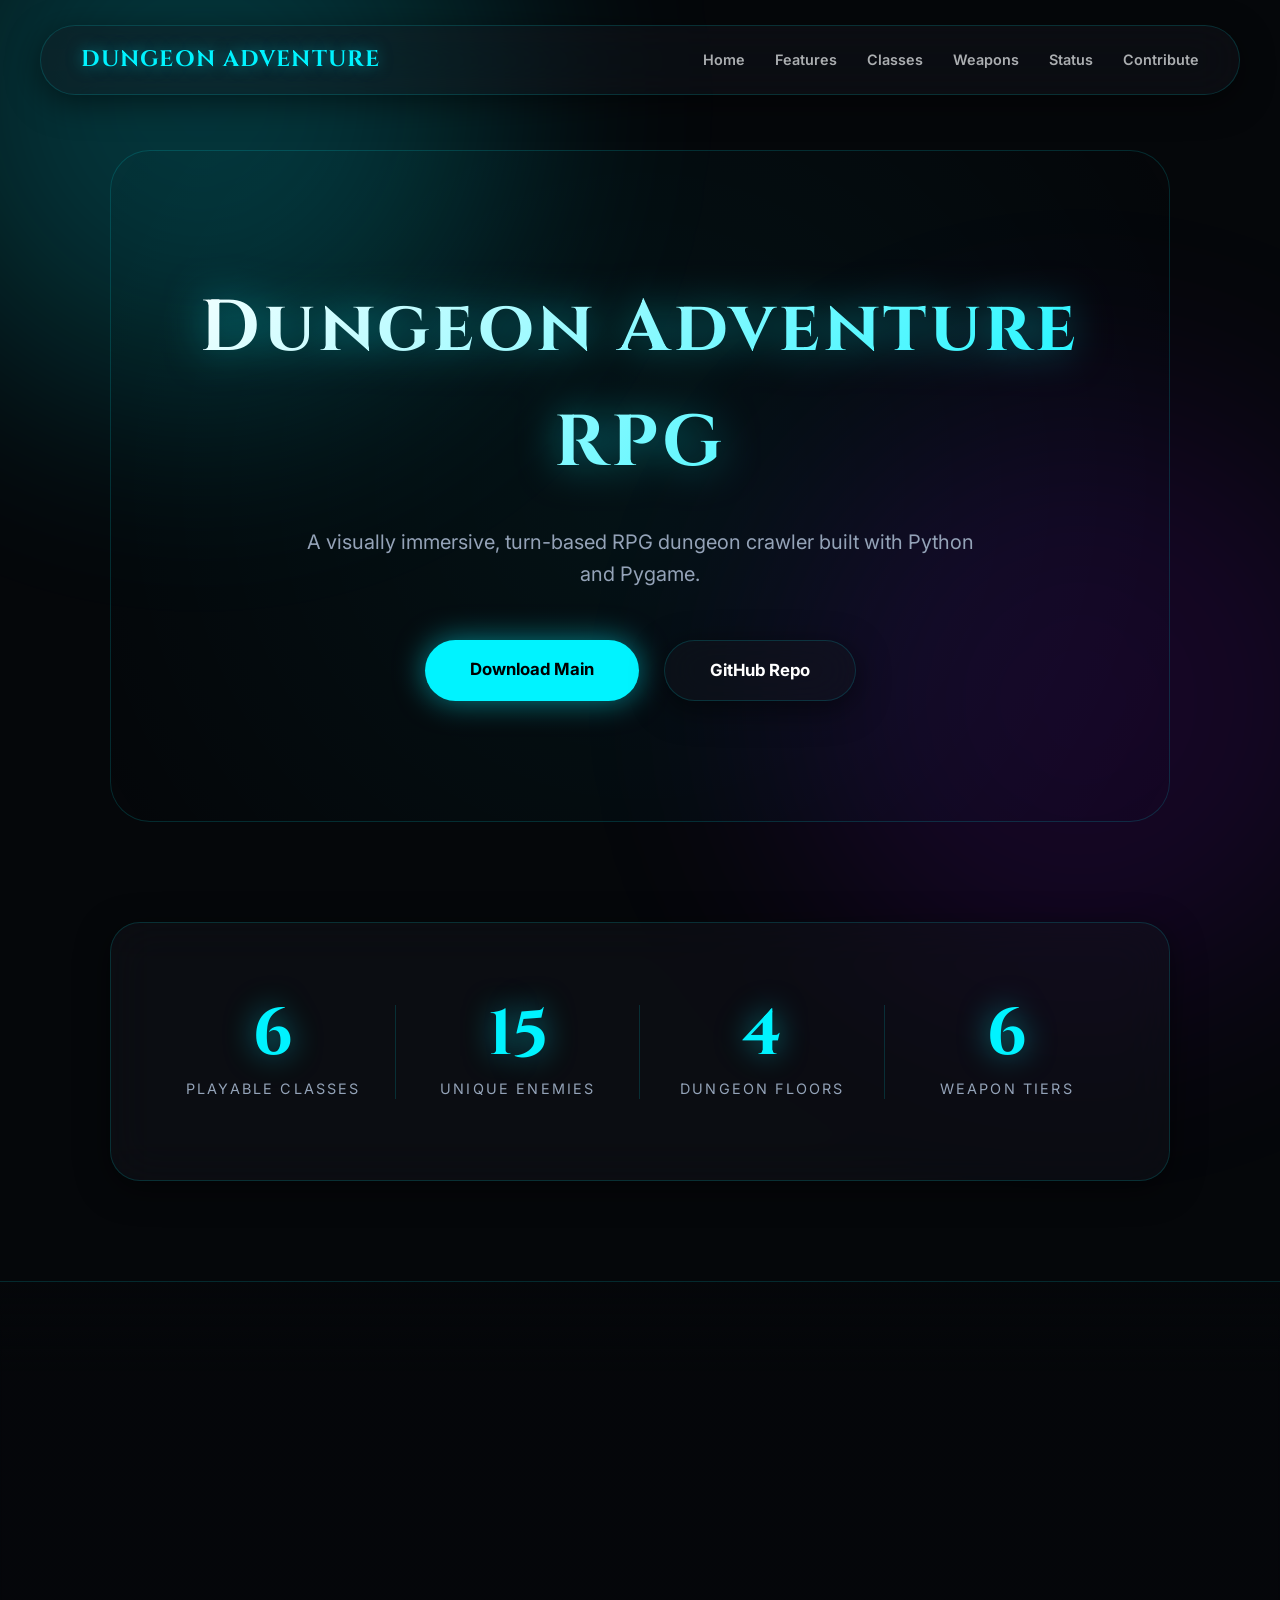
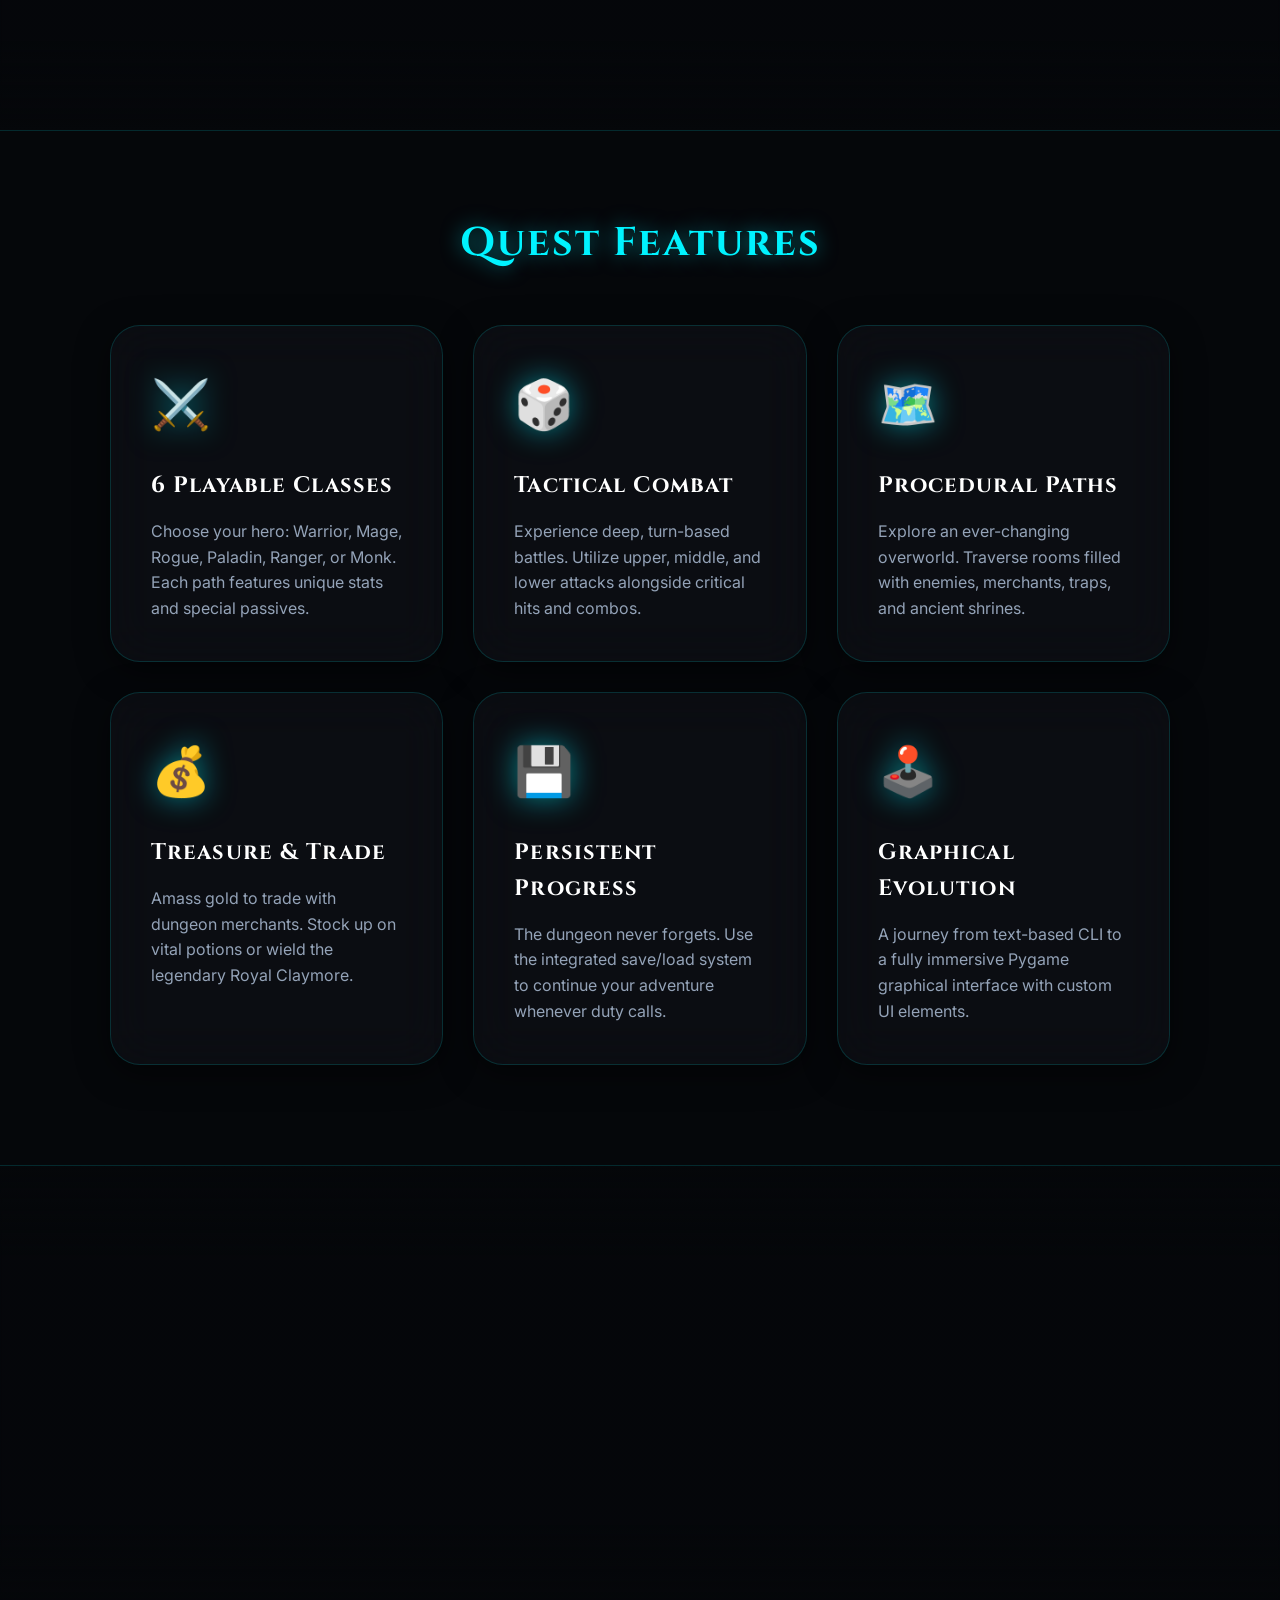
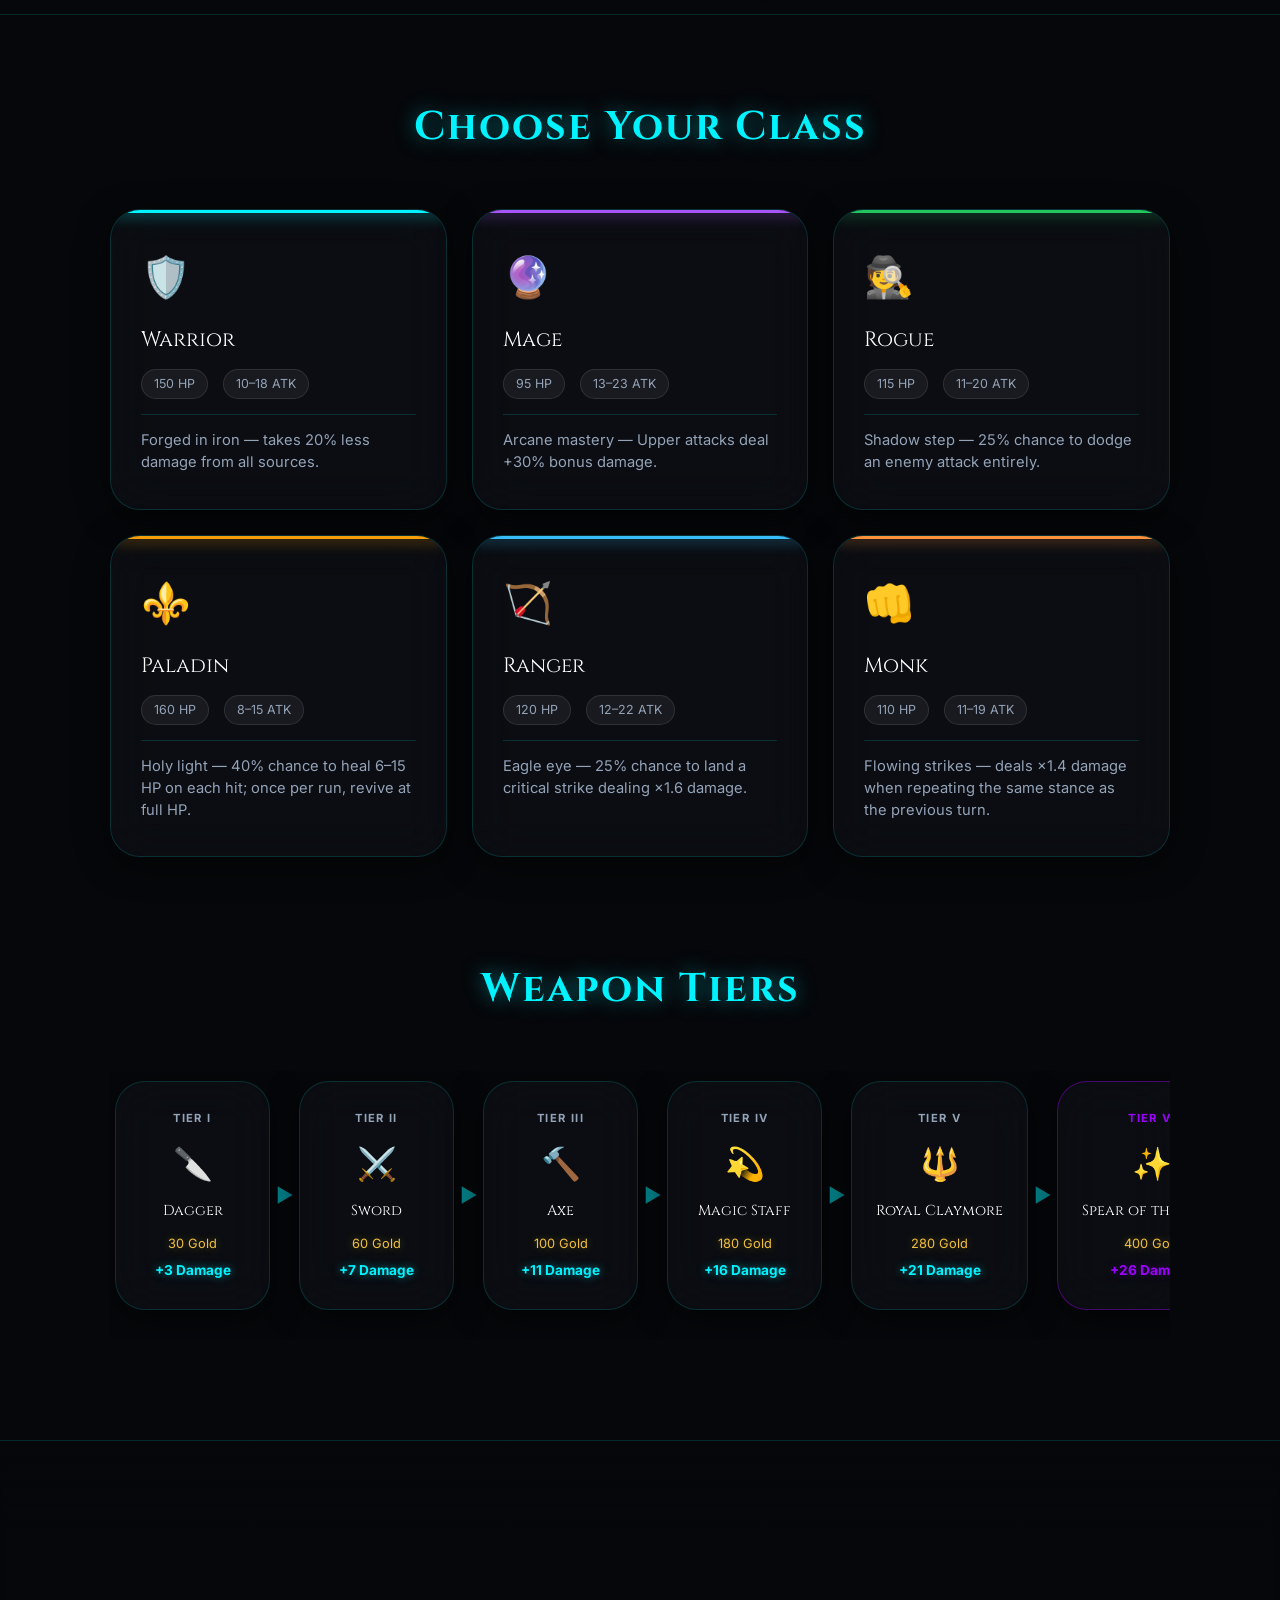
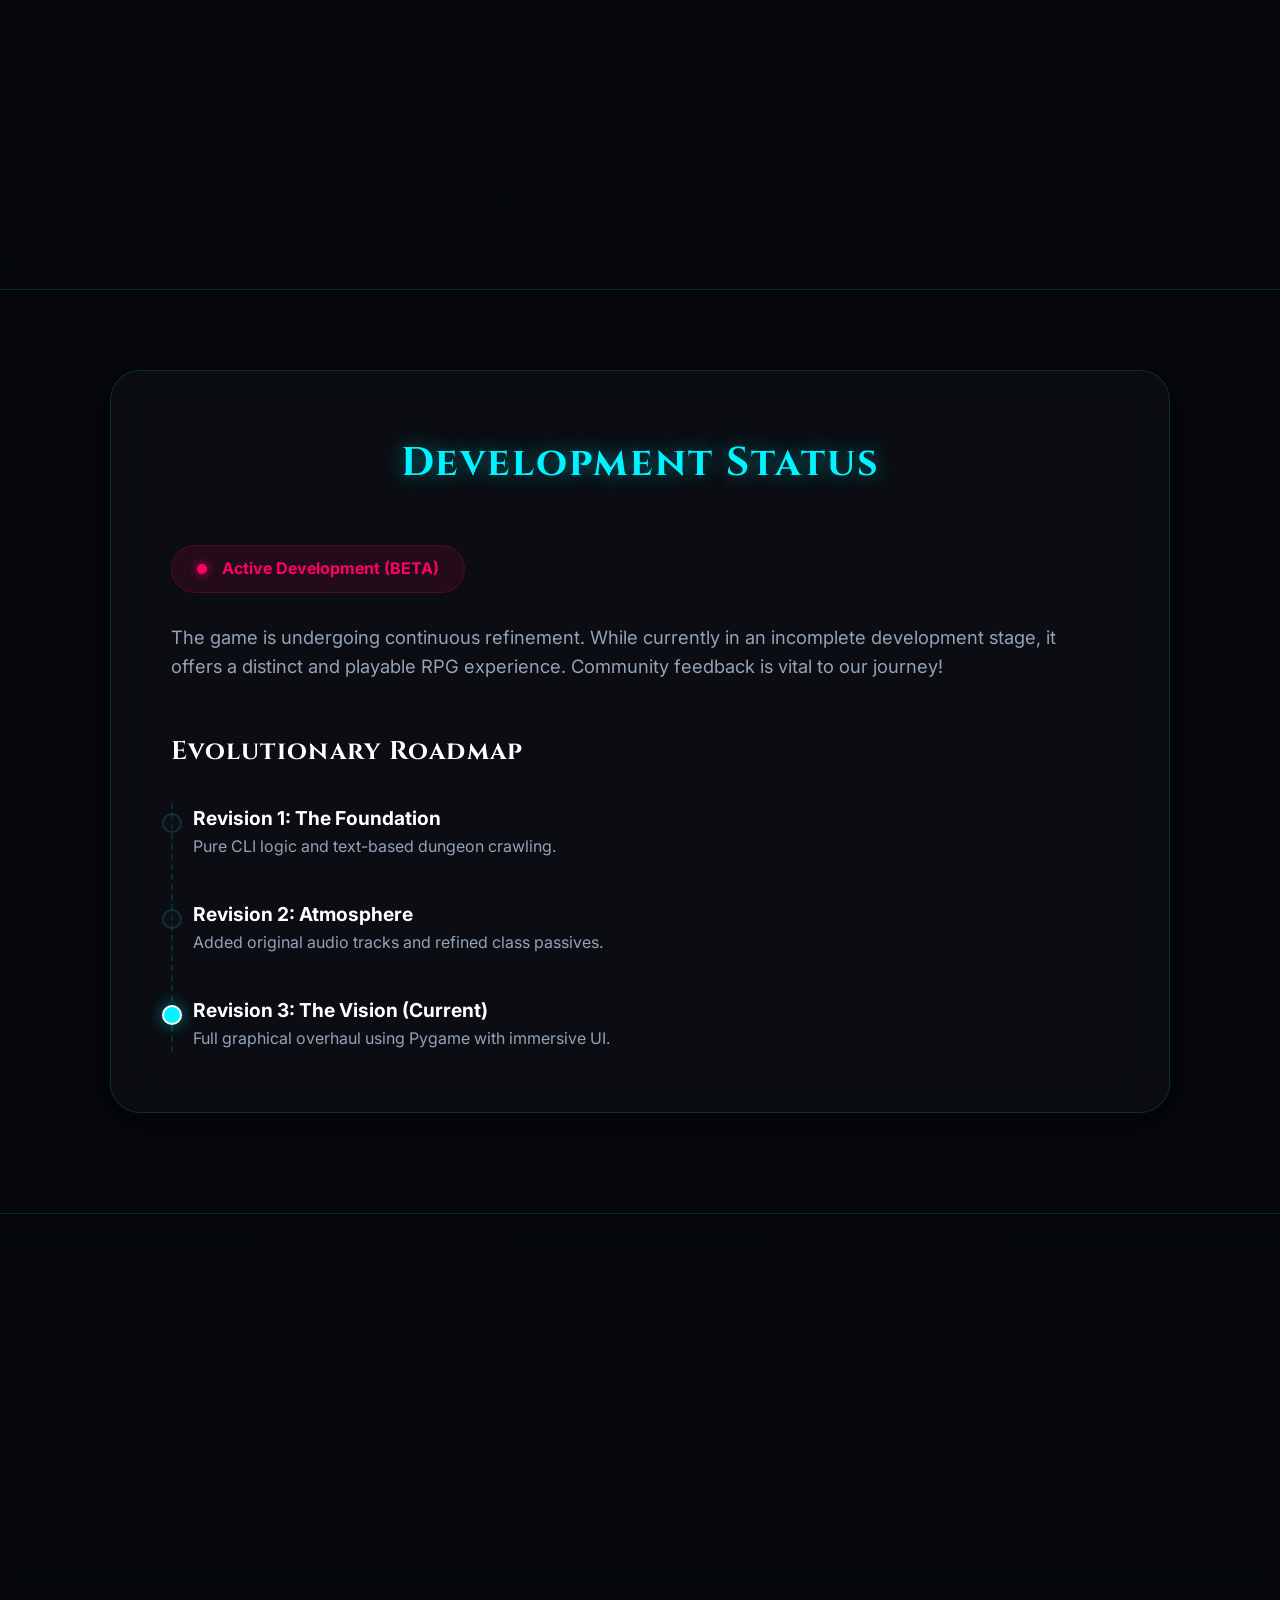
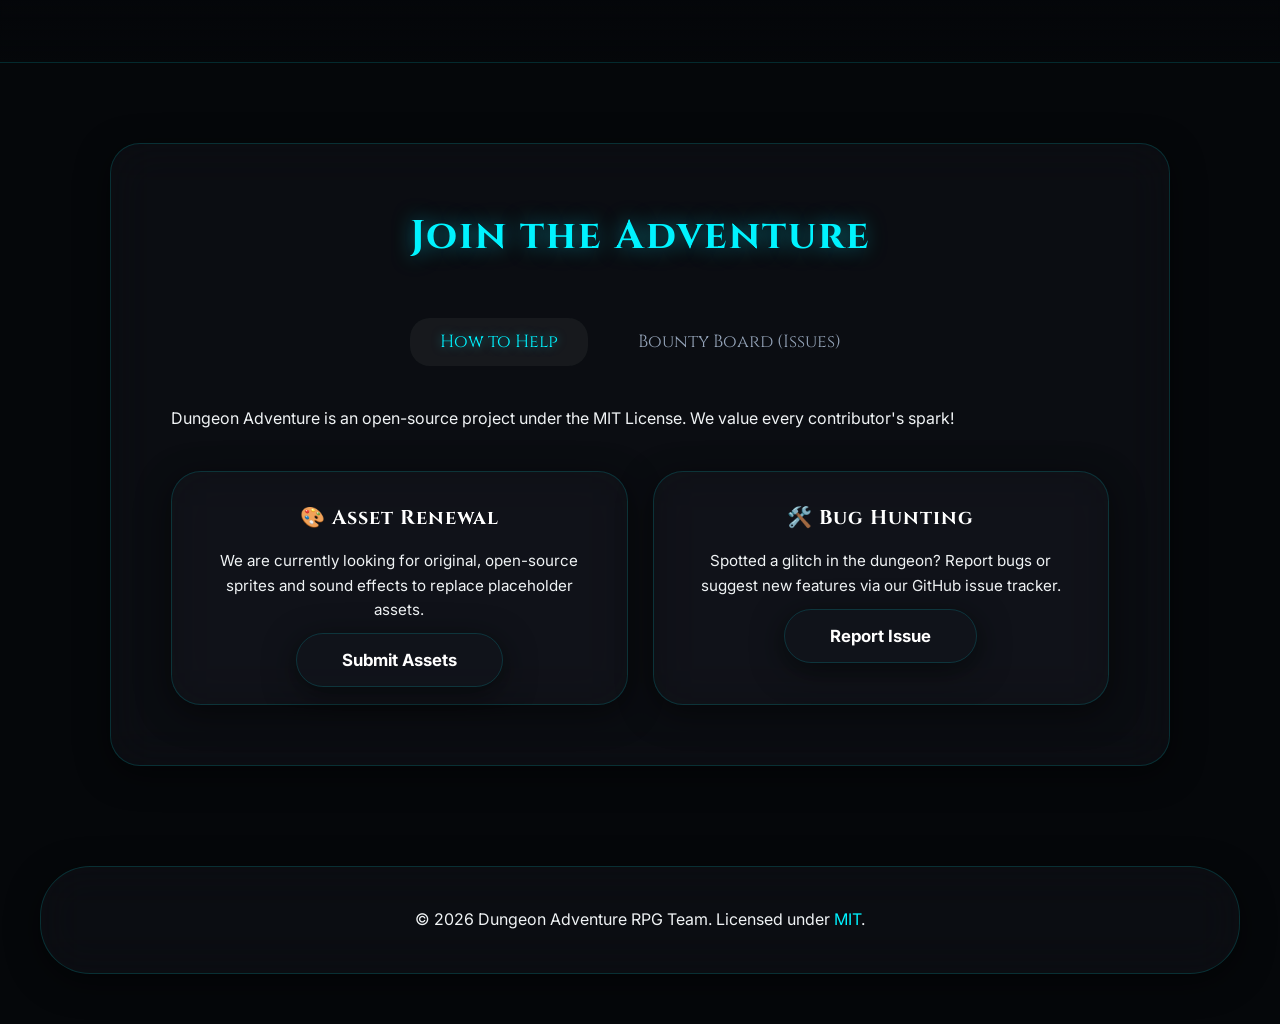
<file: docs/index.html>
<!DOCTYPE html>
<html lang="en">
<head>
    <meta charset="UTF-8">
    <meta name="viewport" content="width=device-width, initial-scale=1.0">
    <title>Dungeon Adventure RPG</title>
    <link rel="stylesheet" href="css/styles.css">
    <link href="https://fonts.googleapis.com/css2?family=Cinzel:wght@400;700&family=Inter:wght@300;400;600&display=swap" rel="stylesheet">
</head>
<body>
    <!-- Ambient magical aura in the background -->
    <div class="ambient-glow cyan"></div>
    <div class="ambient-glow purple"></div>

    <nav class="glass-nav">
        <div class="logo">DUNGEON ADVENTURE</div>
        <ul class="nav-links" id="nav-links">
            <li><a href="#hero">Home</a></li>
            <li><a href="#features">Features</a></li>
            <li><a href="#classes">Classes</a></li>
            <li><a href="#weapons">Weapons</a></li>
            <li><a href="#status">Status</a></li>
            <li><a href="#contribute">Contribute</a></li>
        </ul>
        <button class="hamburger" id="hamburger-btn" aria-label="Toggle menu">
            <span></span><span></span><span></span>
        </button>
    </nav>
    <div class="mobile-menu-overlay" id="mobile-overlay"></div>

    <main>
        <section id="hero" class="glass-hero">
            <h1 class="glow-text">Dungeon Adventure RPG</h1>
            <p>A visually immersive, turn-based RPG dungeon crawler built with Python and Pygame.</p>
            <div class="hero-buttons">
                <a href="https://github.com/Funnykid7/dungeon-adventure-rpg/archive/refs/heads/main.zip" class="btn primary-btn glow-btn">Download Main</a>
                <a href="https://github.com/Funnykid7/dungeon-adventure-rpg" target="_blank" class="btn secondary-btn glass-btn">GitHub Repo</a>
            </div>
        </section>

        <!-- Stats Bar -->
        <section class="stats-bar glass-panel">
            <div class="stat-item">
                <span class="stat-number" data-target="6">0</span>
                <span class="stat-label">Playable Classes</span>
            </div>
            <div class="stat-item">
                <span class="stat-number" data-target="15">0</span>
                <span class="stat-label">Unique Enemies</span>
            </div>
            <div class="stat-item">
                <span class="stat-number" data-target="4">0</span>
                <span class="stat-label">Dungeon Floors</span>
            </div>
            <div class="stat-item">
                <span class="stat-number" data-target="6">0</span>
                <span class="stat-label">Weapon Tiers</span>
            </div>
        </section>

        <div class="parallax-section parallax-img-1">
            <div class="parallax-overlay"></div>
        </div>


        <section id="features">
            <h2 class="section-title">Quest Features</h2>
            <div class="feature-grid">
                <div class="feature-card glass-card">
                    <div class="icon">⚔️</div>
                    <h3>6 Playable Classes</h3>
                    <p>Choose your hero: Warrior, Mage, Rogue, Paladin, Ranger, or Monk. Each path features unique stats and special passives.</p>
                </div>
                <div class="feature-card glass-card">
                    <div class="icon">🎲</div>
                    <h3>Tactical Combat</h3>
                    <p>Experience deep, turn-based battles. Utilize upper, middle, and lower attacks alongside critical hits and combos.</p>
                </div>
                <div class="feature-card glass-card">
                    <div class="icon">🗺️</div>
                    <h3>Procedural Paths</h3>
                    <p>Explore an ever-changing overworld. Traverse rooms filled with enemies, merchants, traps, and ancient shrines.</p>
                </div>
                <div class="feature-card glass-card">
                    <div class="icon">💰</div>
                    <h3>Treasure & Trade</h3>
                    <p>Amass gold to trade with dungeon merchants. Stock up on vital potions or wield the legendary Royal Claymore.</p>
                </div>
                <div class="feature-card glass-card">
                    <div class="icon">💾</div>
                    <h3>Persistent Progress</h3>
                    <p>The dungeon never forgets. Use the integrated save/load system to continue your adventure whenever duty calls.</p>
                </div>
                <div class="feature-card glass-card">
                    <div class="icon">🕹️</div>
                    <h3>Graphical Evolution</h3>
                    <p>A journey from text-based CLI to a fully immersive Pygame graphical interface with custom UI elements.</p>
                </div>
            </div>
        </section>

        <div class="parallax-section parallax-img-2">
            <div class="parallax-overlay"></div>
        </div>


        <!-- Classes Showcase -->
        <section id="classes">
            <h2 class="section-title">Choose Your Class</h2>
            <div class="class-grid">

                <div class="class-card glass-card" style="--class-color: #00f3ff;">
                    <span class="class-icon">🛡️</span>
                    <div class="class-name">Warrior</div>
                    <div class="class-stats">
                        <span class="class-stat-badge">150 HP</span>
                        <span class="class-stat-badge">10–18 ATK</span>
                    </div>
                    <div class="class-passive">Forged in iron — takes 20% less damage from all sources.</div>
                </div>

                <div class="class-card glass-card" style="--class-color: #a855f7;">
                    <span class="class-icon">🔮</span>
                    <div class="class-name">Mage</div>
                    <div class="class-stats">
                        <span class="class-stat-badge">95 HP</span>
                        <span class="class-stat-badge">13–23 ATK</span>
                    </div>
                    <div class="class-passive">Arcane mastery — Upper attacks deal +30% bonus damage.</div>
                </div>

                <div class="class-card glass-card" style="--class-color: #22c55e;">
                    <span class="class-icon">🕵️</span>
                    <div class="class-name">Rogue</div>
                    <div class="class-stats">
                        <span class="class-stat-badge">115 HP</span>
                        <span class="class-stat-badge">11–20 ATK</span>
                    </div>
                    <div class="class-passive">Shadow step — 25% chance to dodge an enemy attack entirely.</div>
                </div>

                <div class="class-card glass-card" style="--class-color: #f59e0b;">
                    <span class="class-icon">⚜️</span>
                    <div class="class-name">Paladin</div>
                    <div class="class-stats">
                        <span class="class-stat-badge">160 HP</span>
                        <span class="class-stat-badge">8–15 ATK</span>
                    </div>
                    <div class="class-passive">Holy light — 40% chance to heal 6–15 HP on each hit; once per run, revive at full HP.</div>
                </div>

                <div class="class-card glass-card" style="--class-color: #38bdf8;">
                    <span class="class-icon">🏹</span>
                    <div class="class-name">Ranger</div>
                    <div class="class-stats">
                        <span class="class-stat-badge">120 HP</span>
                        <span class="class-stat-badge">12–22 ATK</span>
                    </div>
                    <div class="class-passive">Eagle eye — 25% chance to land a critical strike dealing ×1.6 damage.</div>
                </div>

                <div class="class-card glass-card" style="--class-color: #fb923c;">
                    <span class="class-icon">👊</span>
                    <div class="class-name">Monk</div>
                    <div class="class-stats">
                        <span class="class-stat-badge">110 HP</span>
                        <span class="class-stat-badge">11–19 ATK</span>
                    </div>
                    <div class="class-passive">Flowing strikes — deals ×1.4 damage when repeating the same stance as the previous turn.</div>
                </div>

            </div>
        </section>


        <!-- Weapons Progression -->
        <section id="weapons">
            <h2 class="section-title">Weapon Tiers</h2>
            <div class="weapon-track-wrapper">
                <div class="weapon-track">

                    <div class="weapon-step glass-card">
                        <span class="weapon-tier-badge">Tier I</span>
                        <span class="weapon-icon">🔪</span>
                        <span class="weapon-name">Dagger</span>
                        <div class="weapon-meta">
                            <span class="weapon-cost">30 Gold</span>
                            <span class="weapon-bonus">+3 Damage</span>
                        </div>
                    </div>

                    <div class="weapon-connector">▶</div>

                    <div class="weapon-step glass-card">
                        <span class="weapon-tier-badge">Tier II</span>
                        <span class="weapon-icon">⚔️</span>
                        <span class="weapon-name">Sword</span>
                        <div class="weapon-meta">
                            <span class="weapon-cost">60 Gold</span>
                            <span class="weapon-bonus">+7 Damage</span>
                        </div>
                    </div>

                    <div class="weapon-connector">▶</div>

                    <div class="weapon-step glass-card">
                        <span class="weapon-tier-badge">Tier III</span>
                        <span class="weapon-icon">🔨</span>
                        <span class="weapon-name">Axe</span>
                        <div class="weapon-meta">
                            <span class="weapon-cost">100 Gold</span>
                            <span class="weapon-bonus">+11 Damage</span>
                        </div>
                    </div>

                    <div class="weapon-connector">▶</div>

                    <div class="weapon-step glass-card">
                        <span class="weapon-tier-badge">Tier IV</span>
                        <span class="weapon-icon">💫</span>
                        <span class="weapon-name">Magic Staff</span>
                        <div class="weapon-meta">
                            <span class="weapon-cost">180 Gold</span>
                            <span class="weapon-bonus">+16 Damage</span>
                        </div>
                    </div>

                    <div class="weapon-connector">▶</div>

                    <div class="weapon-step glass-card">
                        <span class="weapon-tier-badge">Tier V</span>
                        <span class="weapon-icon">🔱</span>
                        <span class="weapon-name">Royal Claymore</span>
                        <div class="weapon-meta">
                            <span class="weapon-cost">280 Gold</span>
                            <span class="weapon-bonus">+21 Damage</span>
                        </div>
                    </div>

                    <div class="weapon-connector">▶</div>

                    <div class="weapon-step glass-card final-tier">
                        <span class="weapon-tier-badge">Tier VI</span>
                        <span class="weapon-icon">✨</span>
                        <span class="weapon-name">Spear of the Sheik</span>
                        <div class="weapon-meta">
                            <span class="weapon-cost">400 Gold</span>
                            <span class="weapon-bonus">+26 Damage</span>
                        </div>
                    </div>

                </div>
            </div>
            <p class="weapon-scroll-hint">← swipe to see all tiers →</p>
        </section>


        <div class="parallax-section parallax-img-3">
            <div class="parallax-overlay"></div>
        </div>


        <section id="status" class="glass-panel">
            <h2 class="section-title">Development Status</h2>
            <div class="status-content">
                <div class="status-badge">
                    <div class="pulse-indicator"></div>
                    <span>Active Development (BETA)</span>
                </div>
                <p>The game is undergoing continuous refinement. While currently in an incomplete development stage, it offers a distinct and playable RPG experience. Community feedback is vital to our journey!</p>
                
                <h3 class="status-subtitle">Evolutionary Roadmap</h3>
                <div class="timeline">
                    <div class="timeline-item">
                        <div class="dot"></div>
                        <div class="info">
                            <strong>Revision 1: The Foundation</strong>
                            <span>Pure CLI logic and text-based dungeon crawling.</span>
                        </div>
                    </div>
                    <div class="timeline-item">
                        <div class="dot"></div>
                        <div class="info">
                            <strong>Revision 2: Atmosphere</strong>
                            <span>Added original audio tracks and refined class passives.</span>
                        </div>
                    </div>
                    <div class="timeline-item">
                        <div class="dot active"></div>
                        <div class="info">
                            <strong>Revision 3: The Vision (Current)</strong>
                            <span>Full graphical overhaul using Pygame with immersive UI.</span>
                        </div>
                    </div>
                </div>
            </div>
        </section>

        <div class="parallax-section parallax-img-4">
            <div class="parallax-overlay"></div>
        </div>


        <section id="contribute" class="glass-panel">
            <h2 class="section-title">Join the Adventure</h2>
            <div class="tabs">
                <button class="tab-btn active" data-target="how-to">How to Help</button>
                <button class="tab-btn" data-target="issues-list">Bounty Board (Issues)</button>
            </div>
            
            <div class="tab-content active" id="how-to">
                <p>Dungeon Adventure is an open-source project under the MIT License. We value every contributor's spark!</p>
                <div class="contribution-cards">
                    <div class="contrib-card glass-card">
                        <h4>🎨 Asset Renewal</h4>
                        <p>We are currently looking for original, open-source sprites and sound effects to replace placeholder assets.</p>
                        <a href="https://github.com/Funnykid7/dungeon-adventure-rpg/pulls" target="_blank" class="btn glass-btn">Submit Assets</a>
                    </div>
                    <div class="contrib-card glass-card">
                        <h4>🛠️ Bug Hunting</h4>
                        <p>Spotted a glitch in the dungeon? Report bugs or suggest new features via our GitHub issue tracker.</p>
                        <a href="https://github.com/Funnykid7/dungeon-adventure-rpg/issues/new" target="_blank" class="btn glass-btn">Report Issue</a>
                    </div>
                </div>
            </div>

            <div class="tab-content" id="issues-list">
                <div id="github-issues-container" class="issues-scroll">
                    <div class="loader"></div>
                    <p>Consulting the GitHub scrolls...</p>
                </div>
            </div>
        </section>
    </main>


    <footer class="glass-footer">
        <p>&copy; 2026 Dungeon Adventure RPG Team. Licensed under <a href="https://github.com/Funnykid7/dungeon-adventure-rpg/blob/main/LICENSE" target="_blank">MIT</a>.</p>
    </footer>

    <script src="js/app.js"></script>
</body>
</html>
</file>
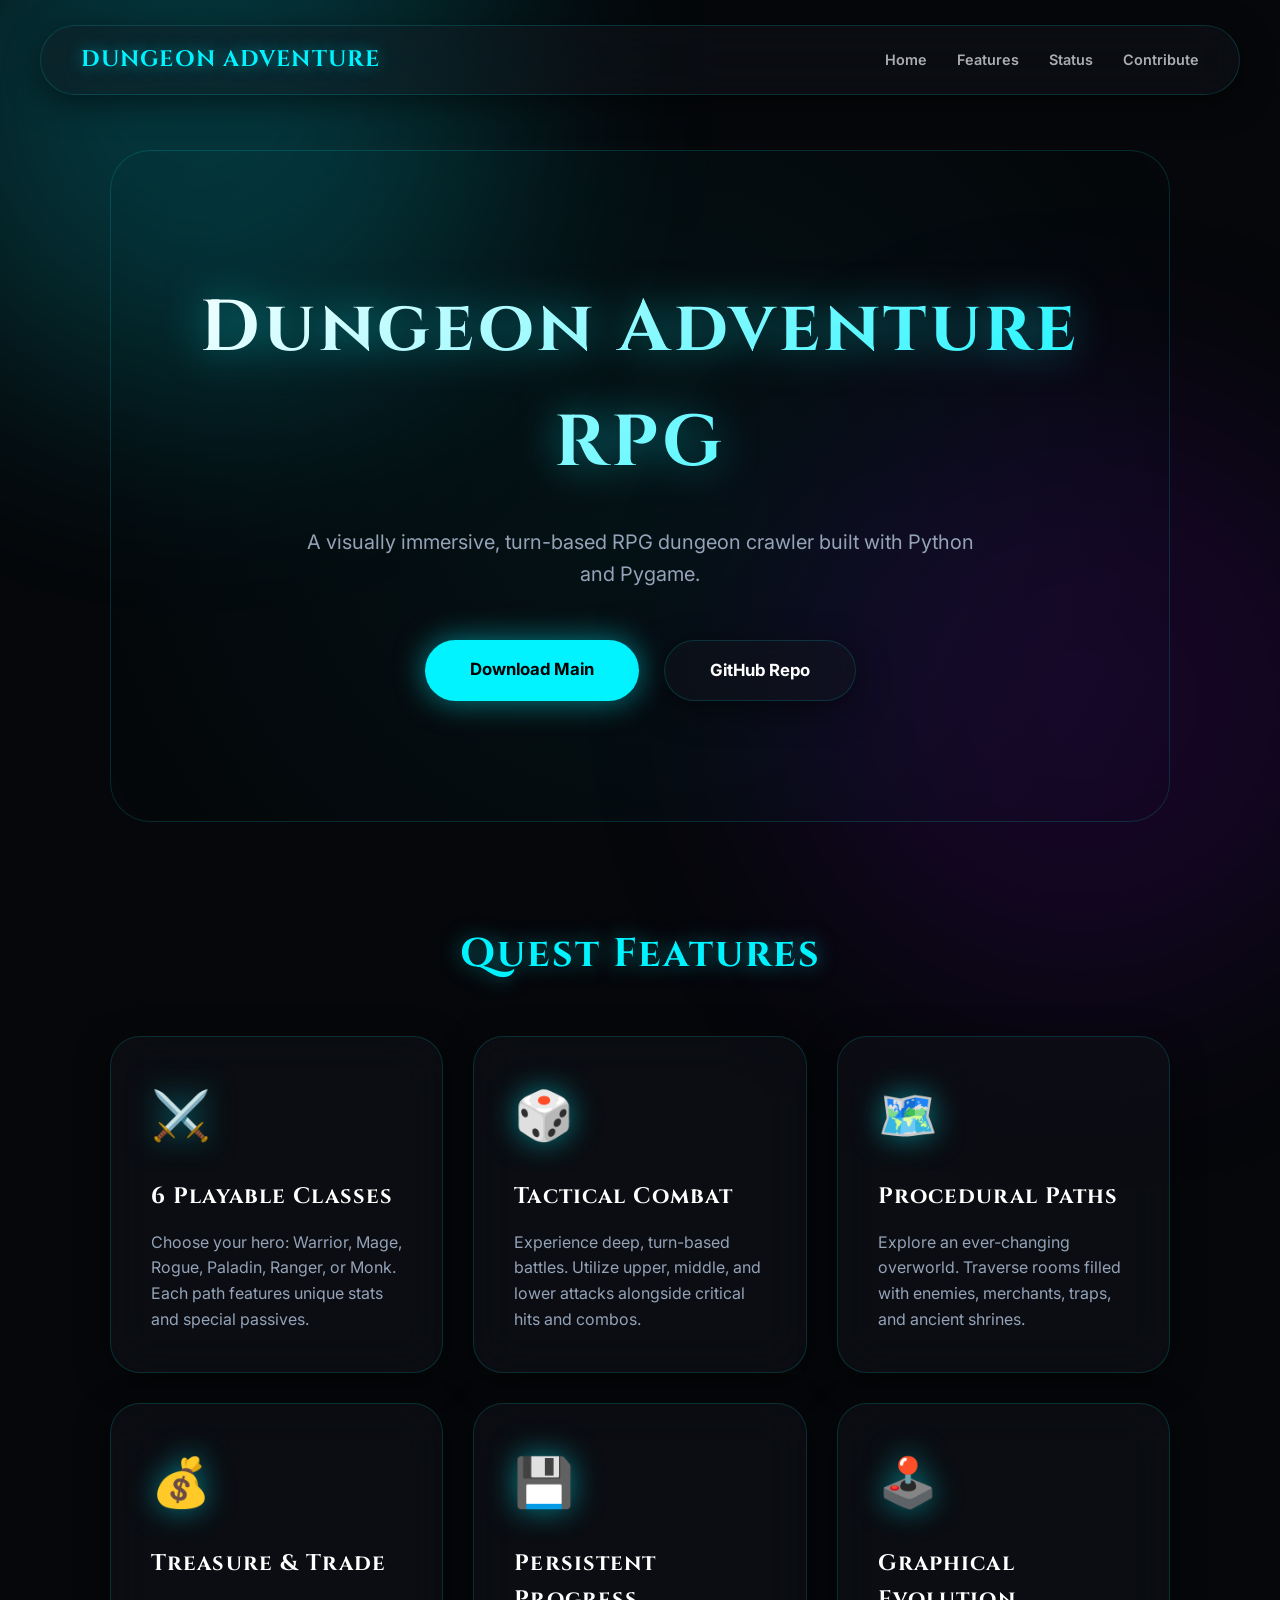
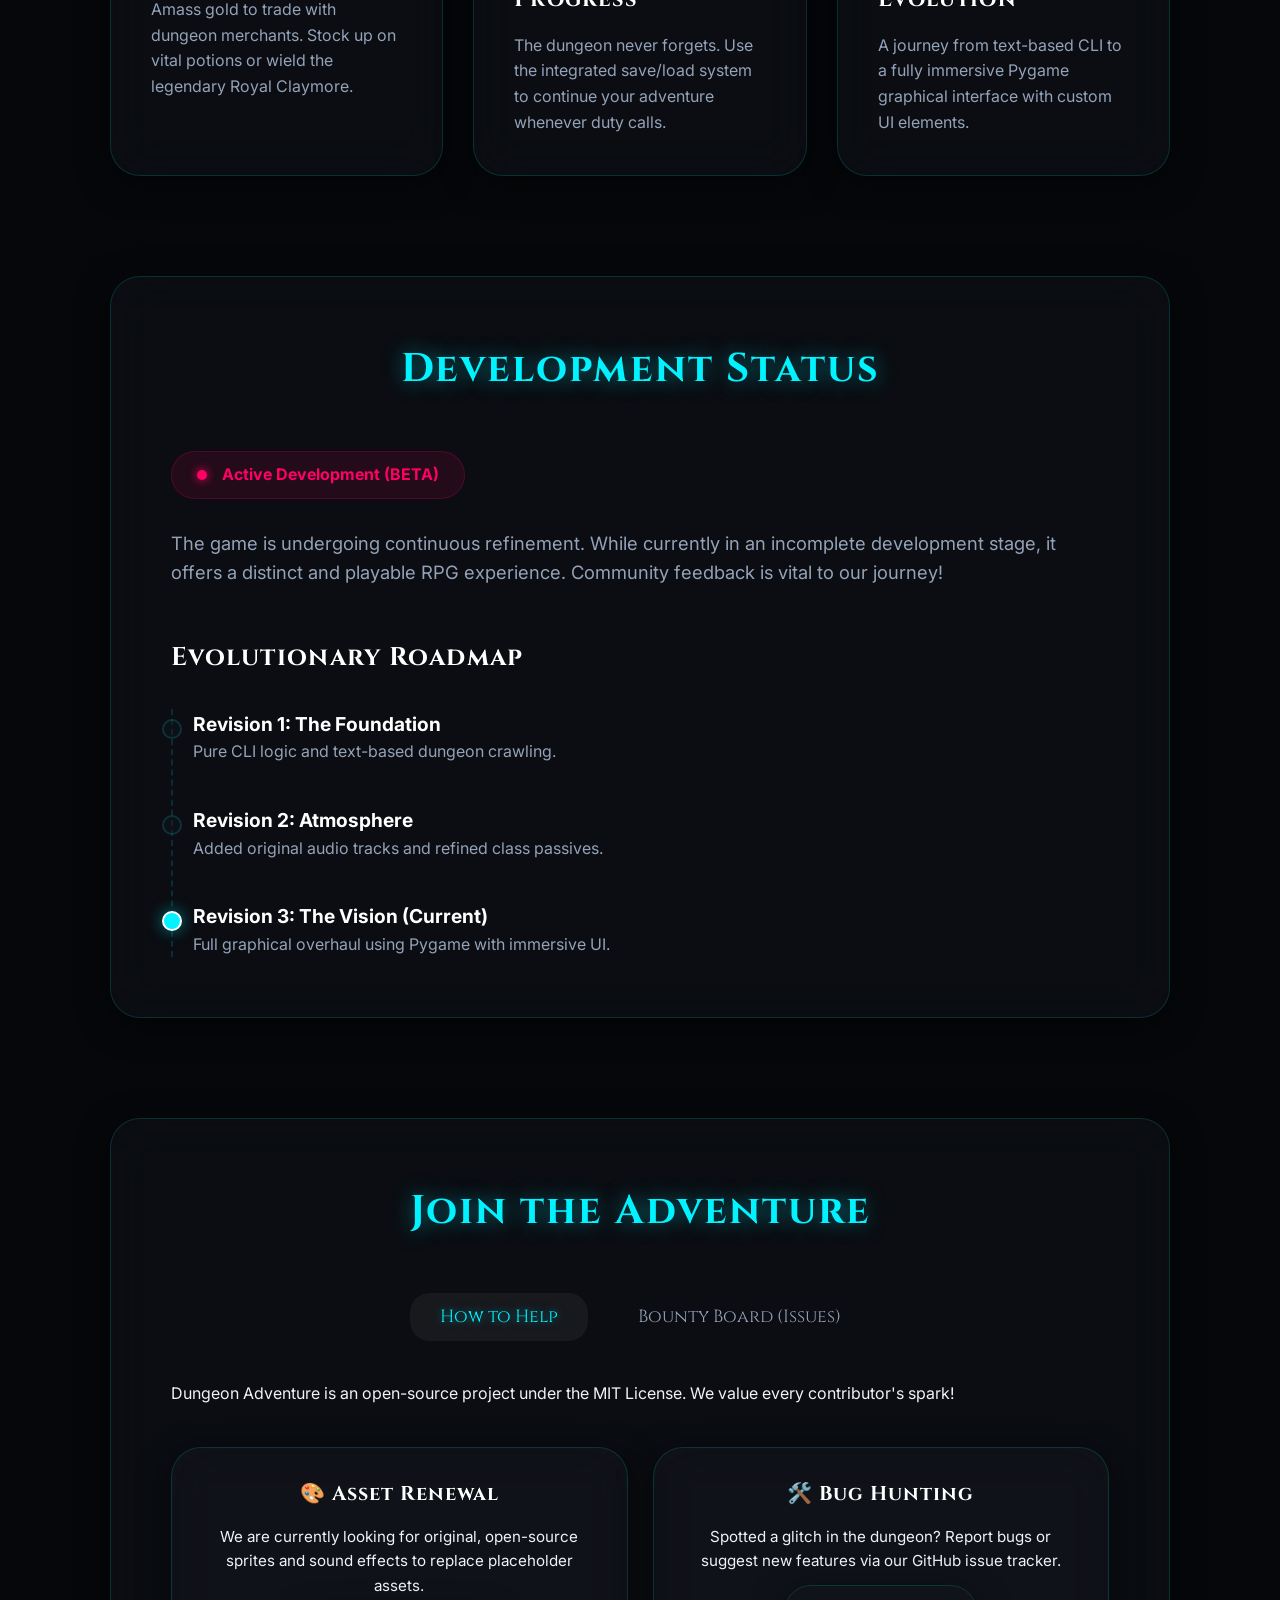
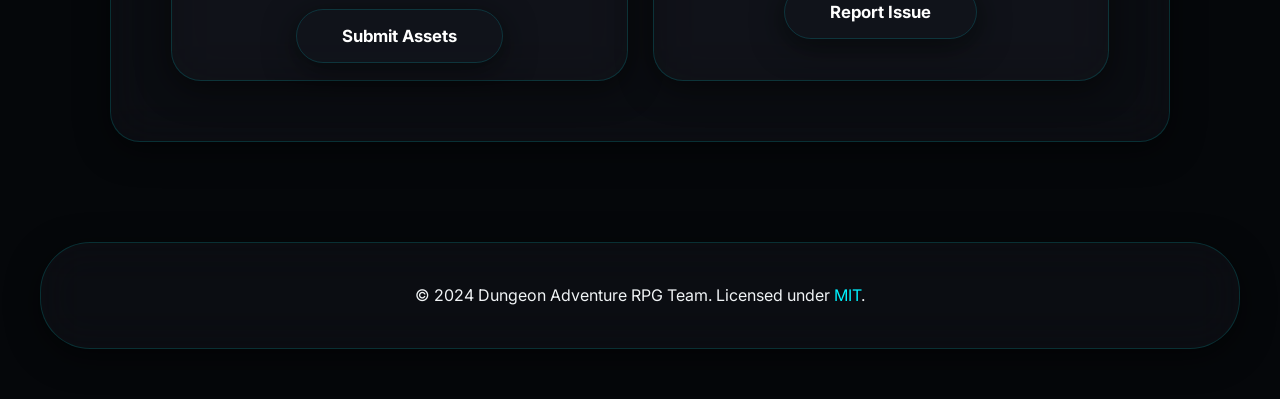
<file: site/index.html>
<!DOCTYPE html>
<html lang="en">
<head>
    <meta charset="UTF-8">
    <meta name="viewport" content="width=device-width, initial-scale=1.0">
    <title>Dungeon Adventure RPG</title>
    <link rel="stylesheet" href="css/styles.css">
    <link href="https://fonts.googleapis.com/css2?family=Cinzel:wght@400;700&family=Inter:wght@300;400;600&display=swap" rel="stylesheet">
</head>
<body>
    <!-- Ambient magical aura in the background -->
    <div class="ambient-glow cyan"></div>
    <div class="ambient-glow purple"></div>

    <nav class="glass-nav">
        <div class="logo">DUNGEON ADVENTURE</div>
        <ul class="nav-links">
            <li><a href="#hero">Home</a></li>
            <li><a href="#features">Features</a></li>
            <li><a href="#status">Status</a></li>
            <li><a href="#contribute">Contribute</a></li>
        </ul>
    </nav>

    <main>
        <section id="hero" class="glass-hero">
            <h1 class="glow-text">Dungeon Adventure RPG</h1>
            <p>A visually immersive, turn-based RPG dungeon crawler built with Python and Pygame.</p>
            <div class="hero-buttons">
                <a href="https://github.com/Funnykid7/dungeon-adventure-rpg/archive/refs/heads/main.zip" class="btn primary-btn glow-btn">Download Main</a>
                <a href="https://github.com/Funnykid7/dungeon-adventure-rpg" target="_blank" class="btn secondary-btn glass-btn">GitHub Repo</a>
            </div>
        </section>

        <section id="features">
            <h2 class="section-title">Quest Features</h2>
            <div class="feature-grid">
                <div class="feature-card glass-card">
                    <div class="icon">⚔️</div>
                    <h3>6 Playable Classes</h3>
                    <p>Choose your hero: Warrior, Mage, Rogue, Paladin, Ranger, or Monk. Each path features unique stats and special passives.</p>
                </div>
                <div class="feature-card glass-card">
                    <div class="icon">🎲</div>
                    <h3>Tactical Combat</h3>
                    <p>Experience deep, turn-based battles. Utilize upper, middle, and lower attacks alongside critical hits and combos.</p>
                </div>
                <div class="feature-card glass-card">
                    <div class="icon">🗺️</div>
                    <h3>Procedural Paths</h3>
                    <p>Explore an ever-changing overworld. Traverse rooms filled with enemies, merchants, traps, and ancient shrines.</p>
                </div>
                <div class="feature-card glass-card">
                    <div class="icon">💰</div>
                    <h3>Treasure & Trade</h3>
                    <p>Amass gold to trade with dungeon merchants. Stock up on vital potions or wield the legendary Royal Claymore.</p>
                </div>
                <div class="feature-card glass-card">
                    <div class="icon">💾</div>
                    <h3>Persistent Progress</h3>
                    <p>The dungeon never forgets. Use the integrated save/load system to continue your adventure whenever duty calls.</p>
                </div>
                <div class="feature-card glass-card">
                    <div class="icon">🕹️</div>
                    <h3>Graphical Evolution</h3>
                    <p>A journey from text-based CLI to a fully immersive Pygame graphical interface with custom UI elements.</p>
                </div>
            </div>
        </section>

        <section id="status" class="glass-panel">
            <h2 class="section-title">Development Status</h2>
            <div class="status-content">
                <div class="status-badge">
                    <div class="pulse-indicator"></div>
                    <span>Active Development (BETA)</span>
                </div>
                <p>The game is undergoing continuous refinement. While currently in an incomplete development stage, it offers a distinct and playable RPG experience. Community feedback is vital to our journey!</p>
                
                <h3 class="status-subtitle">Evolutionary Roadmap</h3>
                <div class="timeline">
                    <div class="timeline-item">
                        <div class="dot"></div>
                        <div class="info">
                            <strong>Revision 1: The Foundation</strong>
                            <span>Pure CLI logic and text-based dungeon crawling.</span>
                        </div>
                    </div>
                    <div class="timeline-item">
                        <div class="dot"></div>
                        <div class="info">
                            <strong>Revision 2: Atmosphere</strong>
                            <span>Added original audio tracks and refined class passives.</span>
                        </div>
                    </div>
                    <div class="timeline-item">
                        <div class="dot active"></div>
                        <div class="info">
                            <strong>Revision 3: The Vision (Current)</strong>
                            <span>Full graphical overhaul using Pygame with immersive UI.</span>
                        </div>
                    </div>
                </div>
            </div>
        </section>

        <section id="contribute" class="glass-panel">
            <h2 class="section-title">Join the Adventure</h2>
            <div class="tabs">
                <button class="tab-btn active" data-target="how-to">How to Help</button>
                <button class="tab-btn" data-target="issues-list">Bounty Board (Issues)</button>
            </div>
            
            <div class="tab-content active" id="how-to">
                <p>Dungeon Adventure is an open-source project under the MIT License. We value every contributor's spark!</p>
                <div class="contribution-cards">
                    <div class="contrib-card glass-card">
                        <h4>🎨 Asset Renewal</h4>
                        <p>We are currently looking for original, open-source sprites and sound effects to replace placeholder assets.</p>
                        <a href="https://github.com/Funnykid7/dungeon-adventure-rpg/pulls" target="_blank" class="btn glass-btn">Submit Assets</a>
                    </div>
                    <div class="contrib-card glass-card">
                        <h4>🛠️ Bug Hunting</h4>
                        <p>Spotted a glitch in the dungeon? Report bugs or suggest new features via our GitHub issue tracker.</p>
                        <a href="https://github.com/Funnykid7/dungeon-adventure-rpg/issues/new" target="_blank" class="btn glass-btn">Report Issue</a>
                    </div>
                </div>
            </div>

            <div class="tab-content" id="issues-list">
                <div id="github-issues-container" class="issues-scroll">
                    <div class="loader"></div>
                    <p>Consulting the GitHub scrolls...</p>
                </div>
            </div>
        </section>
    </main>

    <footer class="glass-footer">
        <p>&copy; 2024 Dungeon Adventure RPG Team. Licensed under <a href="https://github.com/Funnykid7/dungeon-adventure-rpg/blob/main/LICENSE" target="_blank">MIT</a>.</p>
    </footer>

    <script src="js/app.js"></script>
</body>
</html>
</file>
<file: docs/css/styles.css>
:root {
    --bg-color: #05070a;
    --glass-bg: rgba(20, 24, 32, 0.4);
    --glass-border: rgba(0, 243, 255, 0.15);
    --glass-highlight: rgba(255, 255, 255, 0.05);
    --text-primary: #f0f3f5;
    --text-secondary: #94a3b8;
    --accent-cyan: #00f3ff;
    --accent-purple: #9d00ff;
    --glow-cyan: rgba(0, 243, 255, 0.5);
    --glow-purple: rgba(157, 0, 255, 0.3);
}

* {
    margin: 0;
    padding: 0;
    box-sizing: border-box;
}

html {
    scroll-behavior: smooth;
}

body {
    background-color: var(--bg-color);
    color: var(--text-primary);
    font-family: 'Inter', sans-serif;
    line-height: 1.6;
    overflow-x: hidden;
}

h1, h2, h3, h4, .logo {
    font-family: 'Cinzel', serif;
    letter-spacing: 0.05em;
}

/* Background Animations */
.ambient-glow {
    position: fixed;
    width: 600px;
    height: 600px;
    border-radius: 50%;
    filter: blur(120px);
    z-index: -1;
    pointer-events: none;
    opacity: 0.4;
    animation: moveGlow 20s infinite alternate cubic-bezier(0.4, 0, 0.2, 1);
}

.ambient-glow.cyan {
    background: var(--glow-cyan);
    top: -200px;
    left: -100px;
}

.ambient-glow.purple {
    background: var(--glow-purple);
    bottom: -100px;
    right: -100px;
    animation-delay: -5s;
}

@keyframes moveGlow {
    0% { transform: translate(0, 0) scale(1); }
    100% { transform: translate(100px, 50px) scale(1.1); }
}

/* Glassmorphism Classes */
.glass-nav, .glass-panel, .glass-card, .glass-btn, .glass-footer {
    background: var(--glass-bg);
    backdrop-filter: blur(24px);
    -webkit-backdrop-filter: blur(24px);
    border: 1px solid var(--glass-border);
    border-radius: 30px;
    box-shadow: 0 8px 32px rgba(0, 0, 0, 0.5);
    transition: all 0.5s cubic-bezier(0.16, 1, 0.3, 1);
}

/* Navigation */
.glass-nav {
    position: fixed;
    top: 25px;
    left: 50%;
    transform: translateX(-50%);
    width: 95%;
    max-width: 1200px;
    display: flex;
    justify-content: space-between;
    align-items: center;
    padding: 16px 40px;
    z-index: 1000;
    border-radius: 50px;
}

.logo {
    font-size: 1.4rem;
    font-weight: 700;
    color: var(--accent-cyan);
    text-shadow: 0 0 15px var(--glow-cyan);
}

.nav-links {
    list-style: none;
    display: flex;
    gap: 30px;
}

.nav-links a {
    color: var(--text-primary);
    text-decoration: none;
    font-size: 0.9rem;
    font-weight: 600;
    transition: 0.3s;
    opacity: 0.7;
}

.nav-links a:hover {
    opacity: 1;
    color: var(--accent-cyan);
    text-shadow: 0 0 10px var(--glow-cyan);
}

/* Main Layout */
main {
    max-width: 1100px;
    margin: 150px auto 100px;
    padding: 0 20px;
}

.section-title {
    font-size: 2.5rem;
    margin-bottom: 50px;
    text-align: center;
    color: var(--accent-cyan);
    text-shadow: 0 0 20px var(--glow-cyan);
}

/* Hero Section */
.glass-hero {
    text-align: center;
    padding: 120px 40px;
    background: radial-gradient(circle at center, rgba(0, 243, 255, 0.05), transparent);
    margin-bottom: 100px;
    border: 1px solid var(--glass-border);
    border-radius: 40px;
}

.glow-text {
    font-size: 4.5rem;
    margin-bottom: 25px;
    background: linear-gradient(135deg, #fff 0%, var(--accent-cyan) 100%);
    -webkit-background-clip: text;
    -webkit-text-fill-color: transparent;
    filter: drop-shadow(0 0 20px var(--glow-cyan));
}

.glass-hero p {
    font-size: 1.25rem;
    color: var(--text-secondary);
    max-width: 700px;
    margin: 0 auto 50px;
}

.hero-buttons {
    display: flex;
    gap: 25px;
    justify-content: center;
}

/* Buttons */
.btn {
    padding: 16px 45px;
    border-radius: 35px;
    text-decoration: none;
    font-weight: 700;
    font-size: 1.05rem;
    cursor: pointer;
    transition: all 0.4s cubic-bezier(0.16, 1, 0.3, 1);
    border: none;
}

.primary-btn {
    background: var(--accent-cyan);
    color: #000;
    box-shadow: 0 0 30px var(--glow-cyan);
}

.primary-btn:hover {
    transform: translateY(-5px) scale(1.02);
    box-shadow: 0 0 45px var(--glow-cyan);
}

.glass-btn {
    color: #fff;
    border: 1px solid var(--glass-border);
}

.glass-btn:hover {
    background: var(--glass-highlight);
    border-color: var(--accent-cyan);
    box-shadow: 0 0 20px rgba(0, 243, 255, 0.2);
    transform: translateY(-5px);
}

/* Feature Grid */
.feature-grid {
    display: grid;
    grid-template-columns: repeat(auto-fit, minmax(320px, 1fr));
    gap: 30px;
    margin-bottom: 100px;
}

.feature-card {
    padding: 40px;
    position: relative;
    overflow: hidden;
}

.feature-card::after {
    content: '';
    position: absolute;
    top: 0; left: 0; right: 0; bottom: 0;
    background: radial-gradient(circle at top left, rgba(0, 243, 255, 0.1), transparent);
    opacity: 0;
    transition: 0.5s;
}

.feature-card:hover {
    transform: translateY(-12px);
    border-color: var(--accent-cyan);
}

.feature-card:hover::after {
    opacity: 1;
}

.feature-card .icon {
    font-size: 3rem;
    margin-bottom: 25px;
    filter: drop-shadow(0 0 15px var(--glow-cyan));
}

.feature-card h3 {
    font-size: 1.4rem;
    margin-bottom: 15px;
    color: #fff;
}

.feature-card p {
    color: var(--text-secondary);
    font-size: 1rem;
}

/* Status Section */
.glass-panel {
    padding: 60px;
    margin-bottom: 100px;
}

.status-badge {
    display: inline-flex;
    align-items: center;
    gap: 15px;
    padding: 10px 25px;
    background: rgba(255, 0, 100, 0.1);
    border: 1px solid rgba(255, 0, 100, 0.2);
    border-radius: 40px;
    color: #ff0064;
    font-weight: 700;
    margin-bottom: 30px;
}

.pulse-indicator {
    width: 10px;
    height: 10px;
    background: #ff0064;
    border-radius: 50%;
    box-shadow: 0 0 10px #ff0064;
    animation: badgePulse 2s infinite;
}

@keyframes badgePulse {
    0% { transform: scale(0.9); opacity: 1; }
    50% { transform: scale(1.2); opacity: 0.5; }
    100% { transform: scale(0.9); opacity: 1; }
}

.status-content p {
    font-size: 1.15rem;
    color: var(--text-secondary);
    margin-bottom: 50px;
}

.status-subtitle {
    font-size: 1.6rem;
    margin-bottom: 30px;
    color: #fff;
}

.timeline {
    display: flex;
    flex-direction: column;
    gap: 40px;
    padding-left: 20px;
    border-left: 2px dashed var(--glass-border);
}

.timeline-item {
    display: flex;
    gap: 30px;
    position: relative;
}

.timeline-item .dot {
    position: absolute;
    left: -31px;
    top: 10px;
    width: 20px;
    height: 20px;
    background: var(--glass-bg);
    border: 2px solid var(--glass-border);
    border-radius: 50%;
}

.timeline-item .dot.active {
    background: var(--accent-cyan);
    border-color: #fff;
    box-shadow: 0 0 15px var(--glow-cyan);
}

.timeline-item .info strong {
    display: block;
    font-size: 1.2rem;
    color: #fff;
}

.timeline-item .info span {
    color: var(--text-secondary);
}

/* Contribute Section */
.tabs {
    display: flex;
    justify-content: center;
    gap: 20px;
    margin-bottom: 40px;
}

.tab-btn {
    background: transparent;
    border: none;
    padding: 12px 30px;
    color: var(--text-secondary);
    font-family: 'Cinzel', serif;
    font-size: 1.1rem;
    cursor: pointer;
    border-radius: 20px;
    transition: 0.3s;
}

.tab-btn.active, .tab-btn:hover {
    color: var(--accent-cyan);
    background: var(--glass-highlight);
    text-shadow: 0 0 10px var(--glow-cyan);
}

.tab-content {
    display: none;
    animation: contentFade 0.6s ease;
}

.tab-content.active {
    display: block;
}

@keyframes contentFade {
    from { opacity: 0; transform: translateY(15px); }
    to { opacity: 1; transform: translateY(0); }
}

.contribution-cards {
    display: grid;
    grid-template-columns: repeat(auto-fit, minmax(280px, 1fr));
    gap: 25px;
    margin-top: 40px;
}

.contrib-card {
    padding: 30px;
    text-align: center;
}

.contrib-card h4 {
    margin-bottom: 15px;
    color: #fff;
    font-size: 1.25rem;
}

.contrib-card p {
    margin-bottom: 25px;
    font-size: 0.95rem;
}

/* Issues List */
.issues-scroll {
    background: rgba(0,0,0,0.3);
    border-radius: 20px;
    padding: 30px;
    max-height: 500px;
    overflow-y: auto;
}

.issue-entry {
    background: var(--glass-bg);
    border: 1px solid var(--glass-border);
    padding: 20px;
    border-radius: 20px;
    margin-bottom: 15px;
    transition: 0.3s;
}

.issue-entry:hover {
    border-color: var(--accent-cyan);
    background: var(--glass-highlight);
}

.issue-link {
    color: #fff;
    text-decoration: none;
    font-weight: 600;
    font-size: 1.1rem;
}

.issue-link:hover {
    color: var(--accent-cyan);
}

.issue-meta {
    font-size: 0.85rem;
    color: var(--text-secondary);
    margin-top: 8px;
}

/* Footer */
.glass-footer {
    text-align: center;
    padding: 40px;
    width: 95%;
    max-width: 1200px;
    margin: 0 auto 50px;
    border-radius: 50px;
}

.glass-footer a {
    color: var(--accent-cyan);
    text-decoration: none;
}

/* Loader */
.loader {
    width: 40px;
    height: 40px;
    border: 3px solid var(--glass-border);
    border-top-color: var(--accent-cyan);
    border-radius: 50%;
    margin: 20px auto;
    animation: spin 1s infinite linear;
}

@keyframes spin {
    to { transform: rotate(360deg); }
}

/* Hamburger button */
.hamburger {
    display: none;
    flex-direction: column;
    gap: 5px;
    background: transparent;
    border: none;
    cursor: pointer;
    padding: 6px;
    z-index: 1100;
}

.hamburger span {
    display: block;
    width: 24px;
    height: 2px;
    background: var(--text-primary);
    border-radius: 2px;
    transition: transform 0.3s, opacity 0.3s;
}

.hamburger.open span:nth-child(1) { transform: translateY(7px) rotate(45deg); }
.hamburger.open span:nth-child(2) { opacity: 0; }
.hamburger.open span:nth-child(3) { transform: translateY(-7px) rotate(-45deg); }

/* Mobile nav overlay */
.mobile-menu-overlay {
    display: none;
    position: fixed;
    inset: 0;
    background: rgba(0,0,0,0.6);
    z-index: 900;
    backdrop-filter: blur(4px);
}

.mobile-menu-overlay.open { display: block; }

/* Mobile nav panel */
@media (max-width: 768px) {
    .hamburger { display: flex; }

    .nav-links {
        position: fixed;
        top: 0; right: 0;
        height: 100vh;
        width: 260px;
        flex-direction: column;
        gap: 0;
        background: rgba(10, 12, 18, 0.97);
        border-left: 1px solid var(--glass-border);
        backdrop-filter: blur(24px);
        padding: 90px 30px 40px;
        z-index: 1000;
        transform: translateX(100%);
        transition: transform 0.35s cubic-bezier(0.16, 1, 0.3, 1);
    }

    .nav-links.open { transform: translateX(0); }

    .nav-links li { border-bottom: 1px solid var(--glass-border); }

    .nav-links a {
        display: block;
        padding: 16px 0;
        font-size: 1.05rem;
        opacity: 1;
    }

    .glow-text { font-size: 2.4rem; }
    .glass-panel { padding: 36px 20px; }
    .hero-buttons { flex-direction: column; }
    .btn { width: 100%; text-align: center; }
    .section-title { font-size: 1.8rem; margin-bottom: 35px; }
}

/* Parallax Sections */
.parallax-section {
    position: relative;
    height: 450px;
    background-attachment: fixed;
    background-position: center;
    background-repeat: no-repeat;
    background-size: cover;
    margin: 80px -50vw;
    left: 50%;
    right: 50%;
    width: 100vw;
    border-top: 1px solid var(--glass-border);
    border-bottom: 1px solid var(--glass-border);
    overflow: hidden;
    z-index: 1;
}

.parallax-overlay {
    position: absolute;
    top: 0; left: 0; right: 0; bottom: 0;
    background: linear-gradient(
        to bottom,
        var(--bg-color) 0%,
        rgba(5, 7, 10, 0.2) 20%,
        rgba(5, 7, 10, 0.2) 80%,
        var(--bg-color) 100%
    );
    backdrop-filter: blur(1px);
}

.parallax-img-1 { background-image: url('../assets/showcase-1.png'); }
.parallax-img-2 { background-image: url('../assets/showcase-2.png'); }
.parallax-img-3 { background-image: url('../assets/showcase-3.png'); }
.parallax-img-4 { background-image: url('../assets/showcase-4.png'); }

@media (max-width: 1024px) {
    .parallax-section {
        height: 350px;
    }
}

@media (max-width: 768px) {
    .parallax-section {
        height: 280px;
        background-attachment: scroll;
        margin: 50px -50vw;
    }
}

/* Stats Bar */
.stats-bar {
    display: flex;
    justify-content: center;
    gap: 0;
    margin-bottom: 100px;
    padding: 50px 40px;
    flex-wrap: wrap;
}

.stat-item {
    flex: 1;
    min-width: 180px;
    text-align: center;
    padding: 30px 20px;
    position: relative;
}

.stat-item:not(:last-child)::after {
    content: '';
    position: absolute;
    right: 0;
    top: 20%;
    height: 60%;
    width: 1px;
    background: var(--glass-border);
}

.stat-number {
    font-family: 'Cinzel', serif;
    font-size: 4rem;
    font-weight: 700;
    color: var(--accent-cyan);
    text-shadow: 0 0 30px var(--glow-cyan);
    line-height: 1;
    display: block;
}

.stat-label {
    font-size: 0.9rem;
    color: var(--text-secondary);
    text-transform: uppercase;
    letter-spacing: 0.15em;
    margin-top: 10px;
    display: block;
}

@media (max-width: 768px) {
    .stats-bar { padding: 30px 20px; margin-bottom: 60px; }
    .stat-item:not(:last-child)::after { display: none; }
    .stat-number { font-size: 3rem; }
}

@media (max-width: 480px) {
    .stats-bar {
        display: grid;
        grid-template-columns: 1fr 1fr;
        gap: 0;
    }
    .stat-item { padding: 20px 10px; }
    .stat-item:nth-child(1), .stat-item:nth-child(2) {
        border-bottom: 1px solid var(--glass-border);
    }
    .stat-item:nth-child(1), .stat-item:nth-child(3) {
        border-right: 1px solid var(--glass-border);
    }
}

/* Classes Section */
.class-grid {
    display: grid;
    grid-template-columns: repeat(3, 1fr);
    gap: 25px;
    margin-bottom: 100px;
}

@media (max-width: 900px) {
    .class-grid { grid-template-columns: repeat(2, 1fr); }
}

@media (max-width: 600px) {
    .class-grid { grid-template-columns: 1fr; }
}

.class-card {
    padding: 35px 30px;
    position: relative;
    overflow: hidden;
    transition: transform 0.4s cubic-bezier(0.16, 1, 0.3, 1), border-color 0.4s, box-shadow 0.4s;
}

.class-card:hover {
    transform: translateY(-10px);
}

.class-card::before {
    content: '';
    position: absolute;
    top: 0; left: 0; right: 0;
    height: 3px;
    border-radius: 30px 30px 0 0;
    background: var(--class-color, var(--accent-cyan));
    box-shadow: 0 0 15px var(--class-color, var(--glow-cyan));
}

.class-card:hover {
    border-color: var(--class-color, var(--accent-cyan));
    box-shadow: 0 0 30px color-mix(in srgb, var(--class-color, var(--accent-cyan)) 20%, transparent), 0 8px 32px rgba(0,0,0,0.5);
}

.class-icon {
    font-size: 2.5rem;
    margin-bottom: 15px;
    display: block;
}

.class-name {
    font-family: 'Cinzel', serif;
    font-size: 1.3rem;
    color: #fff;
    margin-bottom: 12px;
}

.class-stats {
    display: flex;
    gap: 15px;
    margin-bottom: 15px;
    flex-wrap: wrap;
}

.class-stat-badge {
    font-size: 0.78rem;
    padding: 4px 12px;
    border-radius: 20px;
    background: rgba(255,255,255,0.06);
    border: 1px solid rgba(255,255,255,0.1);
    color: var(--text-secondary);
}

.class-passive {
    font-size: 0.92rem;
    color: var(--text-secondary);
    line-height: 1.5;
    border-top: 1px solid var(--glass-border);
    padding-top: 14px;
    margin-top: 5px;
}

/* Weapons Progression */
.weapon-track-wrapper {
    overflow-x: auto;
    padding-bottom: 20px;
    margin-bottom: 100px;
    -webkit-overflow-scrolling: touch;
    scrollbar-width: thin;
    scrollbar-color: var(--accent-cyan) transparent;
}

.weapon-track-wrapper::-webkit-scrollbar {
    height: 4px;
}

.weapon-track-wrapper::-webkit-scrollbar-track {
    background: transparent;
}

.weapon-track-wrapper::-webkit-scrollbar-thumb {
    background: var(--accent-cyan);
    border-radius: 4px;
}

.weapon-scroll-hint {
    display: none;
    text-align: center;
    font-size: 0.8rem;
    color: var(--text-secondary);
    margin-top: 10px;
    letter-spacing: 0.1em;
}

.weapon-track {
    display: flex;
    align-items: stretch;
    gap: 0;
    min-width: max-content;
    padding: 10px 5px;
    position: relative;
}

.weapon-connector {
    display: flex;
    align-items: center;
    padding: 0 6px;
    color: var(--accent-cyan);
    font-size: 1.2rem;
    opacity: 0.5;
    flex-shrink: 0;
}

.weapon-step {
    padding: 28px 24px;
    min-width: 155px;
    text-align: center;
    cursor: default;
    transition: transform 0.3s, border-color 0.3s, box-shadow 0.3s;
    position: relative;
}

.weapon-step:hover {
    transform: translateY(-8px);
    border-color: var(--accent-cyan);
    box-shadow: 0 0 25px rgba(0, 243, 255, 0.25), 0 8px 32px rgba(0,0,0,0.5);
}

.weapon-step.final-tier {
    border-color: rgba(157, 0, 255, 0.4);
}

.weapon-step.final-tier:hover {
    border-color: var(--accent-purple);
    box-shadow: 0 0 25px rgba(157, 0, 255, 0.35), 0 8px 32px rgba(0,0,0,0.5);
}

.weapon-tier-badge {
    font-size: 0.7rem;
    font-weight: 700;
    letter-spacing: 0.12em;
    text-transform: uppercase;
    color: var(--text-secondary);
    margin-bottom: 10px;
    display: block;
}

.weapon-step.final-tier .weapon-tier-badge {
    color: var(--accent-purple);
}

.weapon-icon {
    font-size: 2rem;
    margin-bottom: 10px;
    display: block;
}

.weapon-name {
    font-family: 'Cinzel', serif;
    font-size: 0.9rem;
    color: #fff;
    margin-bottom: 12px;
    display: block;
}

.weapon-meta {
    display: flex;
    flex-direction: column;
    gap: 5px;
}

.weapon-cost {
    font-size: 0.8rem;
    color: #f0c040;
    text-shadow: 0 0 8px rgba(240, 192, 64, 0.4);
}

.weapon-bonus {
    font-size: 0.85rem;
    font-weight: 700;
    color: var(--accent-cyan);
    text-shadow: 0 0 8px var(--glow-cyan);
}

.weapon-step.final-tier .weapon-bonus {
    color: var(--accent-purple);
    text-shadow: 0 0 8px var(--glow-purple);
}

/* Mobile overrides for new sections */
@media (max-width: 768px) {
    .feature-grid { margin-bottom: 60px; gap: 20px; }
    .class-grid { margin-bottom: 60px; gap: 16px; }
    .weapon-track-wrapper { margin-bottom: 60px; }
    .weapon-scroll-hint { display: block; }
    .class-card { padding: 24px 20px; }
    .weapon-step { min-width: 130px; padding: 20px 16px; }
    .weapon-icon { font-size: 1.6rem; }
    main { margin-top: 110px; }
}
</file>
<file: site/css/styles.css>
:root {
    --bg-color: #05070a;
    --glass-bg: rgba(20, 24, 32, 0.4);
    --glass-border: rgba(0, 243, 255, 0.15);
    --glass-highlight: rgba(255, 255, 255, 0.05);
    --text-primary: #f0f3f5;
    --text-secondary: #94a3b8;
    --accent-cyan: #00f3ff;
    --accent-purple: #9d00ff;
    --glow-cyan: rgba(0, 243, 255, 0.5);
    --glow-purple: rgba(157, 0, 255, 0.3);
}

* {
    margin: 0;
    padding: 0;
    box-sizing: border-box;
}

html {
    scroll-behavior: smooth;
}

body {
    background-color: var(--bg-color);
    color: var(--text-primary);
    font-family: 'Inter', sans-serif;
    line-height: 1.6;
    overflow-x: hidden;
}

h1, h2, h3, h4, .logo {
    font-family: 'Cinzel', serif;
    letter-spacing: 0.05em;
}

/* Background Animations */
.ambient-glow {
    position: fixed;
    width: 600px;
    height: 600px;
    border-radius: 50%;
    filter: blur(120px);
    z-index: -1;
    pointer-events: none;
    opacity: 0.4;
    animation: moveGlow 20s infinite alternate cubic-bezier(0.4, 0, 0.2, 1);
}

.ambient-glow.cyan {
    background: var(--glow-cyan);
    top: -200px;
    left: -100px;
}

.ambient-glow.purple {
    background: var(--glow-purple);
    bottom: -100px;
    right: -100px;
    animation-delay: -5s;
}

@keyframes moveGlow {
    0% { transform: translate(0, 0) scale(1); }
    100% { transform: translate(100px, 50px) scale(1.1); }
}

/* Glassmorphism Classes */
.glass-nav, .glass-panel, .glass-card, .glass-btn, .glass-footer {
    background: var(--glass-bg);
    backdrop-filter: blur(24px);
    -webkit-backdrop-filter: blur(24px);
    border: 1px solid var(--glass-border);
    border-radius: 30px;
    box-shadow: 0 8px 32px rgba(0, 0, 0, 0.5);
    transition: all 0.5s cubic-bezier(0.16, 1, 0.3, 1);
}

/* Navigation */
.glass-nav {
    position: fixed;
    top: 25px;
    left: 50%;
    transform: translateX(-50%);
    width: 95%;
    max-width: 1200px;
    display: flex;
    justify-content: space-between;
    align-items: center;
    padding: 16px 40px;
    z-index: 1000;
    border-radius: 50px;
}

.logo {
    font-size: 1.4rem;
    font-weight: 700;
    color: var(--accent-cyan);
    text-shadow: 0 0 15px var(--glow-cyan);
}

.nav-links {
    list-style: none;
    display: flex;
    gap: 30px;
}

.nav-links a {
    color: var(--text-primary);
    text-decoration: none;
    font-size: 0.9rem;
    font-weight: 600;
    transition: 0.3s;
    opacity: 0.7;
}

.nav-links a:hover {
    opacity: 1;
    color: var(--accent-cyan);
    text-shadow: 0 0 10px var(--glow-cyan);
}

/* Main Layout */
main {
    max-width: 1100px;
    margin: 150px auto 100px;
    padding: 0 20px;
}

.section-title {
    font-size: 2.5rem;
    margin-bottom: 50px;
    text-align: center;
    color: var(--accent-cyan);
    text-shadow: 0 0 20px var(--glow-cyan);
}

/* Hero Section */
.glass-hero {
    text-align: center;
    padding: 120px 40px;
    background: radial-gradient(circle at center, rgba(0, 243, 255, 0.05), transparent);
    margin-bottom: 100px;
    border: 1px solid var(--glass-border);
    border-radius: 40px;
}

.glow-text {
    font-size: 4.5rem;
    margin-bottom: 25px;
    background: linear-gradient(135deg, #fff 0%, var(--accent-cyan) 100%);
    -webkit-background-clip: text;
    -webkit-text-fill-color: transparent;
    filter: drop-shadow(0 0 20px var(--glow-cyan));
}

.glass-hero p {
    font-size: 1.25rem;
    color: var(--text-secondary);
    max-width: 700px;
    margin: 0 auto 50px;
}

.hero-buttons {
    display: flex;
    gap: 25px;
    justify-content: center;
}

/* Buttons */
.btn {
    padding: 16px 45px;
    border-radius: 35px;
    text-decoration: none;
    font-weight: 700;
    font-size: 1.05rem;
    cursor: pointer;
    transition: all 0.4s cubic-bezier(0.16, 1, 0.3, 1);
    border: none;
}

.primary-btn {
    background: var(--accent-cyan);
    color: #000;
    box-shadow: 0 0 30px var(--glow-cyan);
}

.primary-btn:hover {
    transform: translateY(-5px) scale(1.02);
    box-shadow: 0 0 45px var(--glow-cyan);
}

.glass-btn {
    color: #fff;
    border: 1px solid var(--glass-border);
}

.glass-btn:hover {
    background: var(--glass-highlight);
    border-color: var(--accent-cyan);
    box-shadow: 0 0 20px rgba(0, 243, 255, 0.2);
    transform: translateY(-5px);
}

/* Feature Grid */
.feature-grid {
    display: grid;
    grid-template-columns: repeat(auto-fit, minmax(320px, 1fr));
    gap: 30px;
    margin-bottom: 100px;
}

.feature-card {
    padding: 40px;
    position: relative;
    overflow: hidden;
}

.feature-card::after {
    content: '';
    position: absolute;
    top: 0; left: 0; right: 0; bottom: 0;
    background: radial-gradient(circle at top left, rgba(0, 243, 255, 0.1), transparent);
    opacity: 0;
    transition: 0.5s;
}

.feature-card:hover {
    transform: translateY(-12px);
    border-color: var(--accent-cyan);
}

.feature-card:hover::after {
    opacity: 1;
}

.feature-card .icon {
    font-size: 3rem;
    margin-bottom: 25px;
    filter: drop-shadow(0 0 15px var(--glow-cyan));
}

.feature-card h3 {
    font-size: 1.4rem;
    margin-bottom: 15px;
    color: #fff;
}

.feature-card p {
    color: var(--text-secondary);
    font-size: 1rem;
}

/* Status Section */
.glass-panel {
    padding: 60px;
    margin-bottom: 100px;
}

.status-badge {
    display: inline-flex;
    align-items: center;
    gap: 15px;
    padding: 10px 25px;
    background: rgba(255, 0, 100, 0.1);
    border: 1px solid rgba(255, 0, 100, 0.2);
    border-radius: 40px;
    color: #ff0064;
    font-weight: 700;
    margin-bottom: 30px;
}

.pulse-indicator {
    width: 10px;
    height: 10px;
    background: #ff0064;
    border-radius: 50%;
    box-shadow: 0 0 10px #ff0064;
    animation: badgePulse 2s infinite;
}

@keyframes badgePulse {
    0% { transform: scale(0.9); opacity: 1; }
    50% { transform: scale(1.2); opacity: 0.5; }
    100% { transform: scale(0.9); opacity: 1; }
}

.status-content p {
    font-size: 1.15rem;
    color: var(--text-secondary);
    margin-bottom: 50px;
}

.status-subtitle {
    font-size: 1.6rem;
    margin-bottom: 30px;
    color: #fff;
}

.timeline {
    display: flex;
    flex-direction: column;
    gap: 40px;
    padding-left: 20px;
    border-left: 2px dashed var(--glass-border);
}

.timeline-item {
    display: flex;
    gap: 30px;
    position: relative;
}

.timeline-item .dot {
    position: absolute;
    left: -31px;
    top: 10px;
    width: 20px;
    height: 20px;
    background: var(--glass-bg);
    border: 2px solid var(--glass-border);
    border-radius: 50%;
}

.timeline-item .dot.active {
    background: var(--accent-cyan);
    border-color: #fff;
    box-shadow: 0 0 15px var(--glow-cyan);
}

.timeline-item .info strong {
    display: block;
    font-size: 1.2rem;
    color: #fff;
}

.timeline-item .info span {
    color: var(--text-secondary);
}

/* Contribute Section */
.tabs {
    display: flex;
    justify-content: center;
    gap: 20px;
    margin-bottom: 40px;
}

.tab-btn {
    background: transparent;
    border: none;
    padding: 12px 30px;
    color: var(--text-secondary);
    font-family: 'Cinzel', serif;
    font-size: 1.1rem;
    cursor: pointer;
    border-radius: 20px;
    transition: 0.3s;
}

.tab-btn.active, .tab-btn:hover {
    color: var(--accent-cyan);
    background: var(--glass-highlight);
    text-shadow: 0 0 10px var(--glow-cyan);
}

.tab-content {
    display: none;
    animation: contentFade 0.6s ease;
}

.tab-content.active {
    display: block;
}

@keyframes contentFade {
    from { opacity: 0; transform: translateY(15px); }
    to { opacity: 1; transform: translateY(0); }
}

.contribution-cards {
    display: grid;
    grid-template-columns: repeat(auto-fit, minmax(280px, 1fr));
    gap: 25px;
    margin-top: 40px;
}

.contrib-card {
    padding: 30px;
    text-align: center;
}

.contrib-card h4 {
    margin-bottom: 15px;
    color: #fff;
    font-size: 1.25rem;
}

.contrib-card p {
    margin-bottom: 25px;
    font-size: 0.95rem;
}

/* Issues List */
.issues-scroll {
    background: rgba(0,0,0,0.3);
    border-radius: 20px;
    padding: 30px;
    max-height: 500px;
    overflow-y: auto;
}

.issue-entry {
    background: var(--glass-bg);
    border: 1px solid var(--glass-border);
    padding: 20px;
    border-radius: 20px;
    margin-bottom: 15px;
    transition: 0.3s;
}

.issue-entry:hover {
    border-color: var(--accent-cyan);
    background: var(--glass-highlight);
}

.issue-link {
    color: #fff;
    text-decoration: none;
    font-weight: 600;
    font-size: 1.1rem;
}

.issue-link:hover {
    color: var(--accent-cyan);
}

.issue-meta {
    font-size: 0.85rem;
    color: var(--text-secondary);
    margin-top: 8px;
}

/* Footer */
.glass-footer {
    text-align: center;
    padding: 40px;
    width: 95%;
    max-width: 1200px;
    margin: 0 auto 50px;
    border-radius: 50px;
}

.glass-footer a {
    color: var(--accent-cyan);
    text-decoration: none;
}

/* Loader */
.loader {
    width: 40px;
    height: 40px;
    border: 3px solid var(--glass-border);
    border-top-color: var(--accent-cyan);
    border-radius: 50%;
    margin: 20px auto;
    animation: spin 1s infinite linear;
}

@keyframes spin {
    to { transform: rotate(360deg); }
}

@media (max-width: 768px) {
    .glow-text { font-size: 2.8rem; }
    .nav-links { display: none; }
    .glass-panel { padding: 40px 20px; }
    .hero-buttons { flex-direction: column; }
    .btn { width: 100%; text-align: center; }
}
</file>
